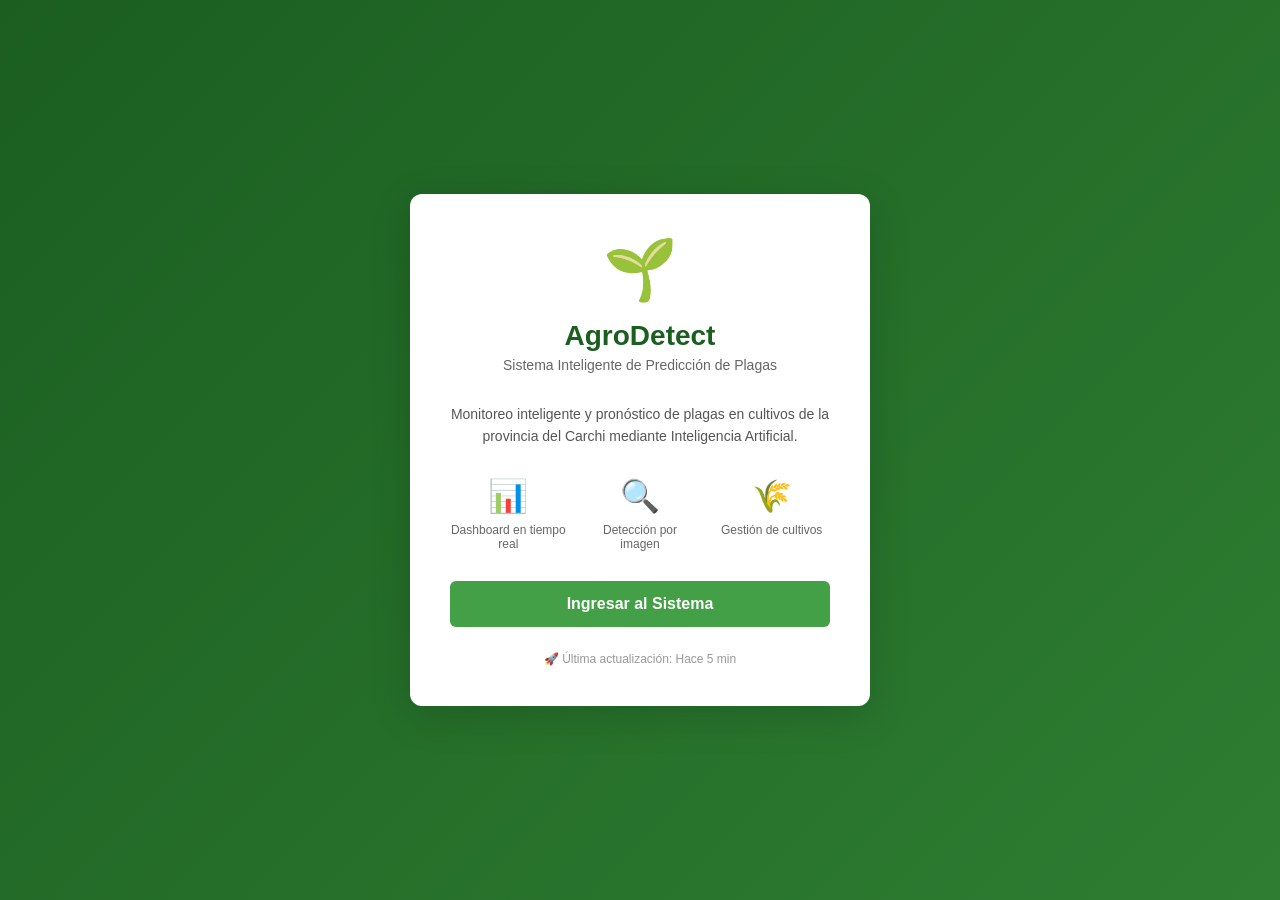
<file: index.html>
<!DOCTYPE html>
<html lang="es">
<head>
  <meta charset="UTF-8">
  <title>AgroDetect - Sistema de Detección de Plagas</title>
  <link rel="stylesheet" href="css/styles.css">
  <meta name="viewport" content="width=device-width, initial-scale=1.0">
</head>
<body class="login-page">

<div class="login-container">
  <div class="login-box">
    <div class="logo-section">
      <div class="logo">🌱</div>
      <h1>AgroDetect</h1>
      <p class="tagline">Sistema Inteligente de Predicción de Plagas</p>
    </div>

    <div class="description">
      <p>Monitoreo inteligente y pronóstico de plagas en cultivos de la provincia del Carchi mediante Inteligencia Artificial.</p>
    </div>

    <div class="features">
      <div class="feature-item">
        <span class="feature-icon">📊</span>
        <p>Dashboard en tiempo real</p>
      </div>
      <div class="feature-item">
        <span class="feature-icon">🔍</span>
        <p>Detección por imagen</p>
      </div>
      <div class="feature-item">
        <span class="feature-icon">🌾</span>
        <p>Gestión de cultivos</p>
      </div>
    </div>

    <a class="btn btn-large" href="dashboard.html">Ingresar al Sistema</a>
    
    <footer class="login-footer">
      <p>🚀 Última actualización: Hace 5 min</p>
    </footer>
  </div>
</div>

</body>
</html>
</file>
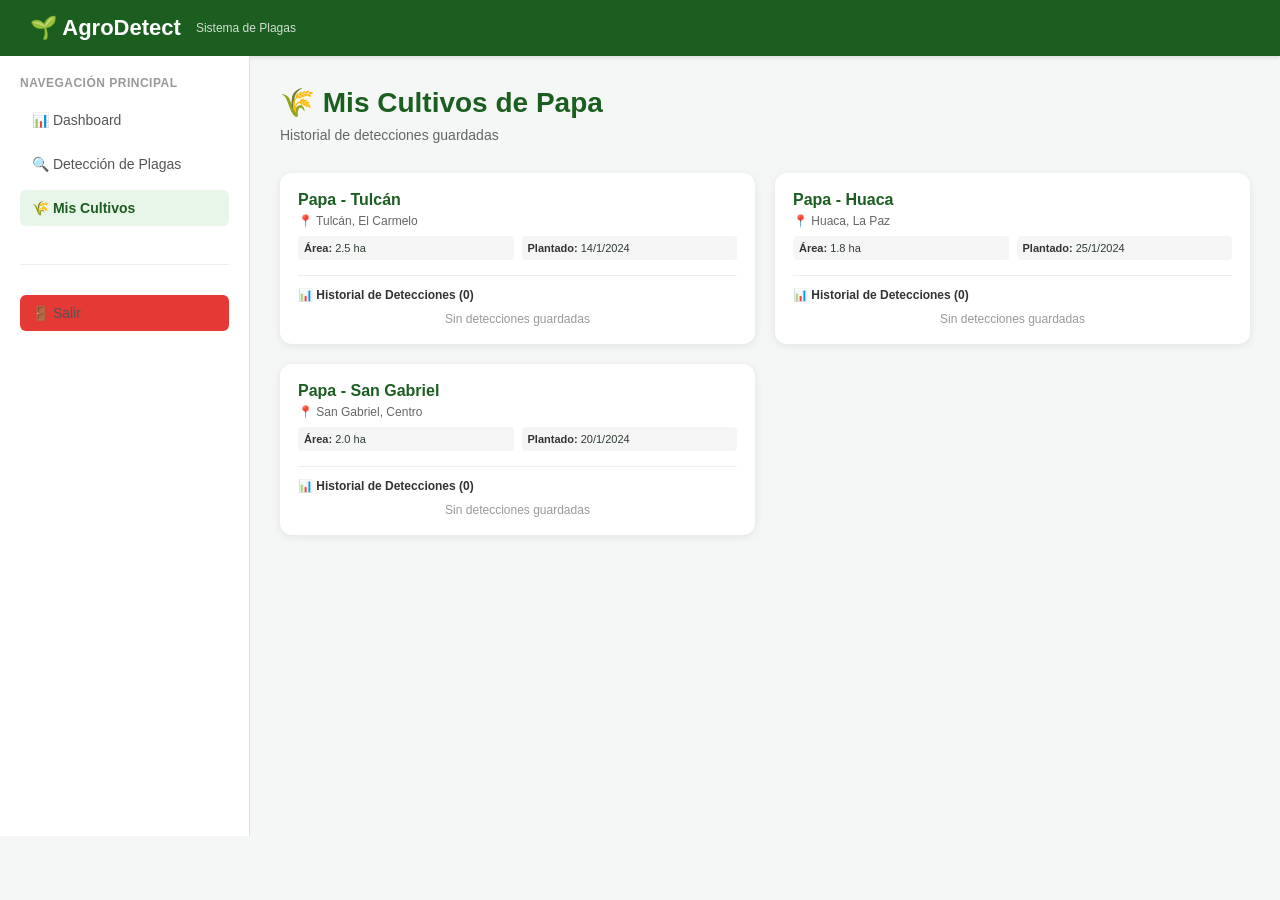
<file: cultivos.html>
<!DOCTYPE html>
<html lang="es">
<head>
  <meta charset="UTF-8">
  <title>Mis Cultivos</title>
  <link rel="stylesheet" href="css/styles.css">
  <meta name="viewport" content="width=device-width, initial-scale=1.0">
</head>
<body>

<header>
  <div class="header-content">
    <h1>🌱 AgroDetect</h1>
    <p>Sistema de Plagas</p>
  </div>
</header>

<div class="main-layout">
  <!-- SIDEBAR IZQUIERDO -->
  <aside class="sidebar">
    <nav class="sidebar-nav">
      <div class="nav-section">
        <h3>NAVEGACIÓN PRINCIPAL</h3>
        <ul>
          <li><a href="dashboard.html">📊 Dashboard</a></li>
          <li><a href="deteccion.html">🔍 Detección de Plagas</a></li>
          <li class="active"><a href="cultivos.html">🌾 Mis Cultivos</a></li>
        </ul>
      </div>

      <hr>

      <div class="nav-section">
        <a href="index.html" class="btn btn-logout">🚪 Salir</a>
      </div>
    </nav>
  </aside>

  <!-- CONTENIDO PRINCIPAL -->
  <main class="main-content">
    <div class="page-header">
      <h2>🌾 Mis Cultivos de Papa</h2>
      <p>Historial de detecciones guardadas</p>
    </div>

    <!-- CONTAINER DE CULTIVOS -->
    <div id="cultivos-container" style="display: grid; grid-template-columns: repeat(auto-fit, minmax(350px, 1fr)); gap: 20px;">
      <!-- Se cargan dinámicamente -->
    </div>
  </main>
</div>

<script src="js/app.js"></script>
<script>
// Definir cultivos
const cultivosList = [
  {
    id: 'papa-tulcan',
    nombre: 'Papa - Tulcán',
    canton: 'Tulcán',
    ubicacion: 'El Carmelo',
    area: '2.5 ha',
    plantado: '14/1/2024'
  },
  {
    id: 'papa-huaca',
    nombre: 'Papa - Huaca',
    canton: 'Huaca',
    ubicacion: 'La Paz',
    area: '1.8 ha',
    plantado: '25/1/2024'
  },
  {
    id: 'papa-sangabriel',
    nombre: 'Papa - San Gabriel',
    canton: 'San Gabriel',
    ubicacion: 'Centro',
    area: '2.0 ha',
    plantado: '20/1/2024'
  }
];

// Función para cargar detecciones de un cultivo
function cargarDeteccionesCultivo(cultivoId) {
  try {
    const key = `detecciones_${cultivoId}`;
    const stored = localStorage.getItem(key);
    return stored ? JSON.parse(stored) : [];
  } catch (e) {
    console.warn('Error al leer detecciones', e);
    return [];
  }
}

// Función para crear tarjeta de cultivo con historial
function crearTarjetaCultivoConHistorial(cultivo) {
  const detecciones = cargarDeteccionesCultivo(cultivo.id);
  
  let historicoHTML = '';
  if (detecciones.length === 0) {
    historicoHTML = '<p style="text-align: center; color: #999; font-size: 12px;">Sin detecciones guardadas</p>';
  } else {
    historicoHTML = `
      <div style="max-height: 250px; overflow-y: auto;">
        <ul style="list-style: none; padding: 0; margin: 0;">
          ${detecciones.slice().reverse().map((det, idx) => {
            const fecha = det.fecha || new Date(det.timestamp).toLocaleDateString('es-ES');
            const hora = det.hora || new Date(det.timestamp).toLocaleTimeString('es-ES', { hour: '2-digit', minute: '2-digit' });
            const colorClase = det.clase.includes('Lancha') ? '#c62828' : 
                              det.clase.includes('Babosa') ? '#7b1fa2' : '#388e3c';
            const bgColorClase = det.clase.includes('Lancha') ? '#ffebee' : 
                                det.clase.includes('Babosa') ? '#f3e5f5' : '#e8f5e9';
            
            return `
              <li style="padding: 12px; border-bottom: 1px solid #eee;">
                <div style="display: flex; justify-content: space-between; align-items: flex-start; margin-bottom: 8px;">
                  <div>
                    <strong style="color: ${colorClase}; font-size: 13px;">${det.clase}</strong><br>
                    <small style="color: #999;">📅 ${fecha} ${hora}</small>
                  </div>
                  <div style="background: ${bgColorClase}; color: ${colorClase}; padding: 4px 8px; border-radius: 4px; font-size: 10px; font-weight: 600; white-space: nowrap;">
                    ${det.clase === 'Lancha' ? '🦠' : det.clase === 'Babosa de la papa' ? '🐌' : '🟢'}
                  </div>
                </div>
                ${det.ubicacion ? `<p style="margin: 4px 0; font-size: 11px; color: #666;"><strong>📍 Ubicación:</strong> ${det.ubicacion}</p>` : ''}
                ${det.observaciones ? `<p style="margin: 4px 0; font-size: 11px; color: #666;"><strong>📝 Observaciones:</strong> ${det.observaciones}</p>` : ''}
                <small style="color: #aaa;">Confianza: ${(det.probability * 100).toFixed(0)}%</small>
              </li>
            `;
          }).join('')}
        </ul>
      </div>
    `;
  }
  
  return `
    <div style="background: white; border-radius: 12px; padding: 18px; box-shadow: 0 2px 8px rgba(0,0,0,0.08); transition: box-shadow 0.3s;">
      <div style="margin-bottom: 15px;">
        <h3 style="margin: 0 0 5px 0; color: #1b5e20; font-size: 16px;">${cultivo.nombre}</h3>
        <p style="margin: 0 0 8px 0; font-size: 12px; color: #666;">📍 ${cultivo.canton}, ${cultivo.ubicacion}</p>
        <div style="display: grid; grid-template-columns: 1fr 1fr; gap: 8px; font-size: 11px;">
          <div style="background: #f5f5f5; padding: 6px; border-radius: 4px;">
            <strong style="color: #333;">Área:</strong> ${cultivo.area}
          </div>
          <div style="background: #f5f5f5; padding: 6px; border-radius: 4px;">
            <strong style="color: #333;">Plantado:</strong> ${cultivo.plantado}
          </div>
        </div>
      </div>
      
      <div style="border-top: 1px solid #eee; padding-top: 12px;">
        <p style="margin: 0 0 10px 0; font-size: 12px; font-weight: 600; color: #333;">📊 Historial de Detecciones (${detecciones.length})</p>
        ${historicoHTML}
      </div>
      
      ${detecciones.length > 0 ? `
        <button onclick="limpiarDetecciones('${cultivo.id}')" style="width: 100%; margin-top: 12px; padding: 8px; background: #ffebee; color: #d32f2f; border: 1px solid #ffcdd2; border-radius: 4px; cursor: pointer; font-weight: 600; font-size: 12px; transition: background 0.3s;">
          🗑️ Limpiar historial
        </button>
      ` : ''}
    </div>
  `;
}

// Función para limpiar detecciones
function limpiarDetecciones(cultivoId) {
  if (confirm('¿Deseas eliminar el historial de detecciones de este cultivo?')) {
    try {
      const key = `detecciones_${cultivoId}`;
      localStorage.removeItem(key);
      cargarCultivos(); // Recargar
      
      // Mostrar mensaje
      const msg = document.createElement('div');
      msg.style.cssText = 'position: fixed; top: 20px; right: 20px; background: #43a047; color: white; padding: 12px 20px; border-radius: 6px; z-index: 9999; font-weight: 600;';
      msg.innerHTML = '✅ Historial eliminado';
      document.body.appendChild(msg);
      setTimeout(() => msg.remove(), 2500);
    } catch (e) {
      alert('Error: ' + e.message);
    }
  }
}

// Función para cargar todos los cultivos
function cargarCultivos() {
  const container = document.getElementById('cultivos-container');
  if (!container) return;
  
  container.innerHTML = cultivosList.map(crearTarjetaCultivoConHistorial).join('');
}

// Cargar al abrir la página
window.addEventListener('load', cargarCultivos);
</script>

</body>
</html>
</file>
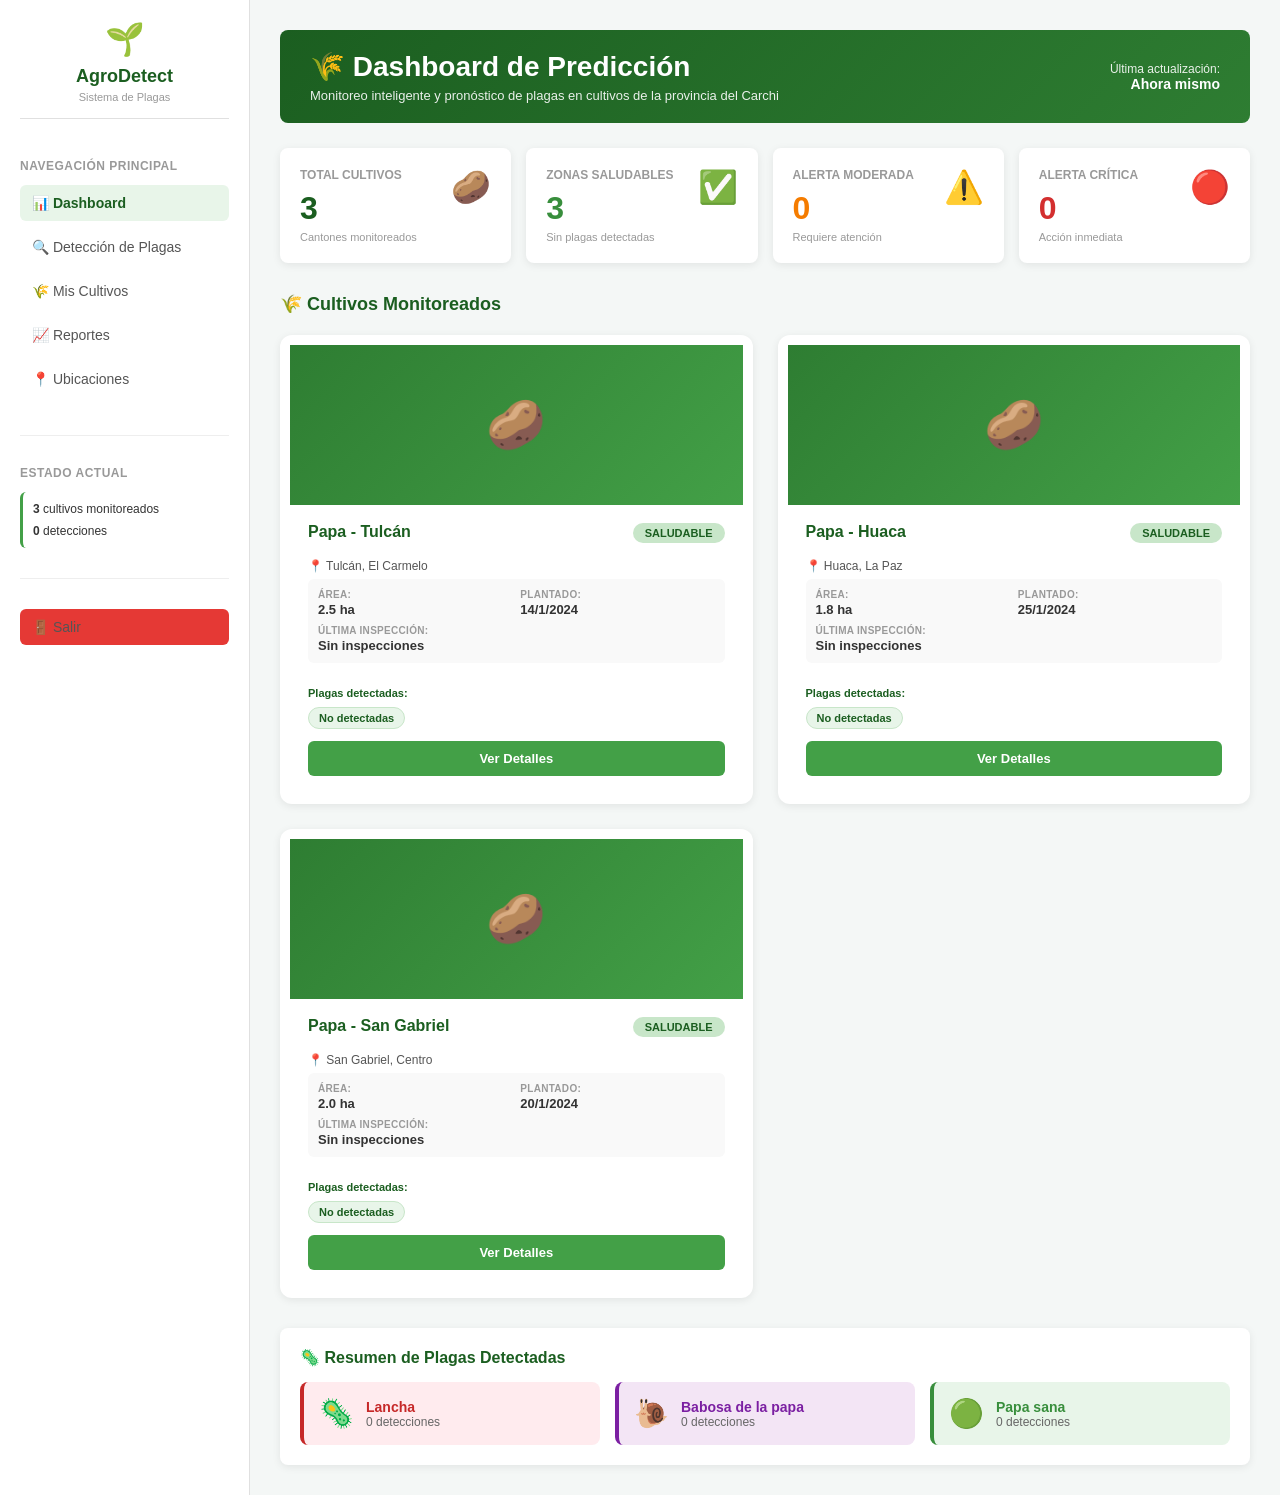
<file: dashboard.html>
<!DOCTYPE html>
<html lang="es">
<head>
  <meta charset="UTF-8">
  <title>Dashboard - AgroDetect</title>
  <link rel="stylesheet" href="css/styles.css">
  <meta name="viewport" content="width=device-width, initial-scale=1.0">
</head>
<body>

<div class="main-layout">
  <!-- SIDEBAR IZQUIERDO -->
  <aside class="sidebar">
    <nav class="sidebar-nav">
      <div style="margin-bottom: 20px; text-align: center; padding-bottom: 15px; border-bottom: 1px solid #e0e0e0;">
        <div style="font-size: 32px; margin-bottom: 8px;">🌱</div>
        <h2 style="margin: 0; color: #1b5e20; font-size: 18px;">AgroDetect</h2>
        <p style="margin: 4px 0 0 0; color: #999; font-size: 11px;">Sistema de Plagas</p>
      </div>

      <div class="nav-section">
        <h3>NAVEGACIÓN PRINCIPAL</h3>
        <ul>
          <li class="active"><a href="dashboard.html">📊 Dashboard</a></li>
          <li><a href="deteccion.html">🔍 Detección de Plagas</a></li>
          <li><a href="cultivos.html">🌾 Mis Cultivos</a></li>
          <li><a href="#">📈 Reportes</a></li>
          <li><a href="#">📍 Ubicaciones</a></li>
        </ul>
      </div>

      <hr>

      <div class="nav-section">
        <h3>ESTADO ACTUAL</h3>
        <div class="status-card">
          <p style="margin: 0 0 8px 0; font-size: 12px; color: #333;">
            <strong id="total-cultivos">0</strong> cultivos monitoreados
          </p>
          <p style="margin: 0; font-size: 12px; color: #333;">
            <strong id="total-detecciones">0</strong> detecciones
          </p>
        </div>
      </div>

      <hr>

      <div class="nav-section">
        <a href="index.html" class="btn btn-logout">🚪 Salir</a>
      </div>
    </nav>
  </aside>

  <!-- CONTENIDO PRINCIPAL -->
  <main class="main-content">
    <!-- HEADER DEL DASHBOARD -->
    <div style="background: linear-gradient(135deg, #1b5e20 0%, #2e7d32 100%); color: white; padding: 20px 30px; border-radius: 8px; margin-bottom: 25px; display: flex; justify-content: space-between; align-items: center;">
      <div>
        <h1 style="margin: 0 0 5px 0; font-size: 28px;">🌾 Dashboard de Predicción</h1>
        <p style="margin: 0; font-size: 13px; opacity: 0.9;">Monitoreo inteligente y pronóstico de plagas en cultivos de la provincia del Carchi</p>
      </div>
      <div style="text-align: right;">
        <p style="margin: 0; font-size: 12px; opacity: 0.9;">Última actualización:</p>
        <p style="margin: 0; font-size: 14px; font-weight: 600;" id="ultima-actualizacion">Hace 1 min</p>
      </div>
    </div>

    <!-- RESUMEN DE ESTADÍSTICAS -->
    <div style="display: grid; grid-template-columns: repeat(auto-fit, minmax(200px, 1fr)); gap: 15px; margin-bottom: 30px;">
      <div style="background: white; border-radius: 8px; padding: 20px; box-shadow: 0 2px 8px rgba(0,0,0,0.08);">
        <div style="display: flex; justify-content: space-between; align-items: flex-start;">
          <div>
            <p style="margin: 0 0 8px 0; color: #999; font-size: 12px; text-transform: uppercase; font-weight: 600;">Total Cultivos</p>
            <p style="margin: 0; font-size: 32px; font-weight: 700; color: #1b5e20;" id="stat-total">0</p>
            <p style="margin: 4px 0 0 0; color: #999; font-size: 11px;">Cantones monitoreados</p>
          </div>
          <div style="font-size: 32px;">🥔</div>
        </div>
      </div>

      <div style="background: white; border-radius: 8px; padding: 20px; box-shadow: 0 2px 8px rgba(0,0,0,0.08);">
        <div style="display: flex; justify-content: space-between; align-items: flex-start;">
          <div>
            <p style="margin: 0 0 8px 0; color: #999; font-size: 12px; text-transform: uppercase; font-weight: 600;">Zonas Saludables</p>
            <p style="margin: 0; font-size: 32px; font-weight: 700; color: #388e3c;" id="stat-saludables">0</p>
            <p style="margin: 4px 0 0 0; color: #999; font-size: 11px;">Sin plagas detectadas</p>
          </div>
          <div style="font-size: 32px;">✅</div>
        </div>
      </div>

      <div style="background: white; border-radius: 8px; padding: 20px; box-shadow: 0 2px 8px rgba(0,0,0,0.08);">
        <div style="display: flex; justify-content: space-between; align-items: flex-start;">
          <div>
            <p style="margin: 0 0 8px 0; color: #999; font-size: 12px; text-transform: uppercase; font-weight: 600;">Alerta Moderada</p>
            <p style="margin: 0; font-size: 32px; font-weight: 700; color: #f57c00;" id="stat-alerta-mod">0</p>
            <p style="margin: 4px 0 0 0; color: #999; font-size: 11px;">Requiere atención</p>
          </div>
          <div style="font-size: 32px;">⚠️</div>
        </div>
      </div>

      <div style="background: white; border-radius: 8px; padding: 20px; box-shadow: 0 2px 8px rgba(0,0,0,0.08);">
        <div style="display: flex; justify-content: space-between; align-items: flex-start;">
          <div>
            <p style="margin: 0 0 8px 0; color: #999; font-size: 12px; text-transform: uppercase; font-weight: 600;">Alerta Crítica</p>
            <p style="margin: 0; font-size: 32px; font-weight: 700; color: #d32f2f;" id="stat-alerta-cri">0</p>
            <p style="margin: 4px 0 0 0; color: #999; font-size: 11px;">Acción inmediata</p>
          </div>
          <div style="font-size: 32px;">🔴</div>
        </div>
      </div>
    </div>

    <!-- CULTIVOS MONITOREADOS -->
    <div style="margin-bottom: 30px;">
      <h2 style="color: #1b5e20; margin-bottom: 15px; font-size: 18px;">🌾 Cultivos Monitoreados</h2>
      <div class="cultivos-grid" id="cultivosGrid">
        <!-- Tarjetas de cultivos se cargan dinámicamente -->
      </div>
    </div>

    <!-- RESUMEN DE PLAGAS -->
    <div style="background: white; border-radius: 8px; padding: 20px; box-shadow: 0 2px 8px rgba(0,0,0,0.08);">
      <h3 style="margin: 0 0 15px 0; color: #1b5e20; font-size: 16px;">🦠 Resumen de Plagas Detectadas</h3>
      <div id="plagas-resumen" style="display: grid; grid-template-columns: repeat(auto-fit, minmax(250px, 1fr)); gap: 15px;">
        <!-- Se carga dinámicamente -->
      </div>
    </div>
  </main>
</div>

<script src="js/app.js"></script>
<script>
// Definir cultivos de papa en los tres cantones
const cultivos = [
  {
    id: 'papa-tulcan',
    nombre: 'Papa - Tulcán',
    canton: 'Tulcán',
    ubicacion: 'El Carmelo',
    area: '2.5 ha',
    fechaPlantado: '14/1/2024',
    icon: '🥔'
  },
  {
    id: 'papa-huaca',
    nombre: 'Papa - Huaca',
    canton: 'Huaca',
    ubicacion: 'La Paz',
    area: '1.8 ha',
    fechaPlantado: '25/1/2024',
    icon: '🥔'
  },
  {
    id: 'papa-sangabriel',
    nombre: 'Papa - San Gabriel',
    canton: 'San Gabriel',
    ubicacion: 'Centro',
    area: '2.0 ha',
    fechaPlantado: '20/1/2024',
    icon: '🥔'
  }
];

// Función para obtener el estado basado en detecciones
function obtenerEstado(detecciones) {
  if (!detecciones || detecciones.length === 0) {
    return { badge: 'saludable', texto: 'Saludable', icon: '' };
  }
  
  const tienelancha = detecciones.some(d => d.nombreCientifico && d.nombreCientifico.includes('Phytophthora'));
  const tieneBabosa = detecciones.some(d => d.nombreCientifico && d.nombreCientifico.includes('Deroceras'));
  
  if (tienelancha) {
    return { badge: 'critica', texto: 'Crítica', icon: '🔴' };
  }
  
  if (tieneBabosa) {
    return { badge: 'alerta', texto: 'Alerta', icon: '⚠️' };
  }
  
  return { badge: 'saludable', texto: 'Saludable', icon: '' };
}

// Función para crear HTML de una tarjeta
function crearTarjetaCultivo(cultivo) {
  const detecciones = obtenerDetecciones(cultivo.id);
  const estado = obtenerEstado(detecciones);
  
  // Obtener fecha de última inspección
  let ultimaInspeccion = 'Sin inspecciones';
  if (detecciones && detecciones.length > 0) {
    const ultima = detecciones[detecciones.length - 1];
    ultimaInspeccion = ultima.fecha || new Date(ultima.timestamp).toLocaleDateString('es-ES');
  }
  
  // Renderizar plagas detectadas
  let plagsHTML = '';
  if (!detecciones || detecciones.length === 0) {
    plagsHTML = '<span class="plaga-badge">No detectadas</span>';
  } else {
    const plagasUniques = [...new Set(detecciones.map(d => d.clase))];
    plagsHTML = plagasUniques.map(plaga => {
      if (plaga.includes('Lancha') || plaga.includes('Tizón')) {
        return '<span class="plaga-badge lancha">Lancha</span>';
      } else if (plaga.includes('Babosa') || plaga.includes('Deroceras')) {
        return '<span class="plaga-badge babosa">Babosa</span>';
      }
      return '';
    }).join('');
  }
  
  return `
    <div class="cultivo-card">
      <div class="cultivo-imagen" style="background: linear-gradient(135deg, #2e7d32, #43a047); display: flex; align-items: center; justify-content: center; color: white; font-size: 48px;">
        ${cultivo.icon}
      </div>
      <div class="cultivo-info">
        <div class="cultivo-header">
          <h3>${cultivo.nombre}</h3>
          <span class="estado-badge ${estado.badge}">${estado.texto}</span>
        </div>
        <p class="cultivo-ubicacion">📍 ${cultivo.canton}, ${cultivo.ubicacion}</p>
        
        <div class="cultivo-detalles">
          <div class="detalle-item">
            <span class="label">Área:</span>
            <span class="valor">${cultivo.area}</span>
          </div>
          <div class="detalle-item">
            <span class="label">Plantado:</span>
            <span class="valor">${cultivo.fechaPlantado}</span>
          </div>
          <div class="detalle-item">
            <span class="label">Última inspección:</span>
            <span class="valor">${ultimaInspeccion}</span>
          </div>
        </div>

        <div class="plagas-detectadas">
          <p style="margin: 0 0 8px 0; font-size: 11px; font-weight: 600; color: ${estado.badge === 'saludable' ? '#1b5e20' : '#d32f2f'};">
            ${estado.icon} Plagas detectadas:
          </p>
          <div style="display: flex; gap: 6px; flex-wrap: wrap;">
            ${plagsHTML}
          </div>
        </div>

        <a href="detalles-cultivo.html?cultivo=${cultivo.id}" class="btn btn-card">Ver Detalles</a>
      </div>
    </div>
  `;
}

// Función para cargar el dashboard
function cargarDashboard() {
  const grid = document.getElementById('cultivosGrid');
  grid.innerHTML = cultivos.map(crearTarjetaCultivo).join('');
  
  // Actualizar estadísticas
  actualizarEstadisticas();
  actualizarResumenPlagas();
  actualizarUltimaActualizacion();
}

// Función para actualizar estadísticas
function actualizarEstadisticas() {
  let totalCultivos = cultivos.length;
  let saludables = 0;
  let alertaModerada = 0;
  let alertaCritica = 0;
  let totalDetecciones = 0;

  cultivos.forEach(cultivo => {
    const detecciones = obtenerDetecciones(cultivo.id);
    totalDetecciones += detecciones.length;
    const estado = obtenerEstado(detecciones);
    
    if (estado.badge === 'saludable') saludables++;
    else if (estado.badge === 'alerta') alertaModerada++;
    else if (estado.badge === 'critica') alertaCritica++;
  });

  document.getElementById('stat-total').textContent = totalCultivos;
  document.getElementById('stat-saludables').textContent = saludables;
  document.getElementById('stat-alerta-mod').textContent = alertaModerada;
  document.getElementById('stat-alerta-cri').textContent = alertaCritica;
  document.getElementById('total-cultivos').textContent = totalCultivos;
  document.getElementById('total-detecciones').textContent = totalDetecciones;
}

// Función para actualizar resumen de plagas
function actualizarResumenPlagas() {
  const plagas = {
    'Lancha': { count: 0, icon: '🦠', color: '#c62828', bg: '#ffebee' },
    'Babosa de la papa': { count: 0, icon: '🐌', color: '#7b1fa2', bg: '#f3e5f5' },
    'Papa sana': { count: 0, icon: '🟢', color: '#388e3c', bg: '#e8f5e9' }
  };

  cultivos.forEach(cultivo => {
    const detecciones = obtenerDetecciones(cultivo.id);
    detecciones.forEach(det => {
      if (det.clase in plagas) {
        plagas[det.clase].count++;
      }
    });
  });

  const resumenHTML = Object.entries(plagas).map(([nombre, data]) => {
    const porcentaje = data.count > 0 ? ((data.count / cultivos.length) * 100).toFixed(0) : '0';
    return `
      <div style="background: ${data.bg}; border-radius: 8px; padding: 15px; border-left: 4px solid ${data.color};">
        <div style="display: flex; align-items: center; gap: 12px;">
          <div style="font-size: 28px;">${data.icon}</div>
          <div>
            <p style="margin: 0; color: ${data.color}; font-weight: 600; font-size: 14px;">${nombre}</p>
            <p style="margin: 0; color: #666; font-size: 12px;">${data.count} detecciones</p>
          </div>
        </div>
      </div>
    `;
  }).join('');

  document.getElementById('plagas-resumen').innerHTML = resumenHTML;
}

// Función para actualizar la hora de última actualización
function actualizarUltimaActualizacion() {
  const ahora = new Date();
  let texto = 'Ahora mismo';
  
  const elementoTiempo = document.getElementById('ultima-actualizacion');
  if (elementoTiempo) {
    elementoTiempo.textContent = texto;
  }
}

// Cargar al abrir la página
window.addEventListener('load', cargarDashboard);

// Actualizar cada 30 segundos
setInterval(cargarDashboard, 30000);
</script>

</body>
</html>
</file>
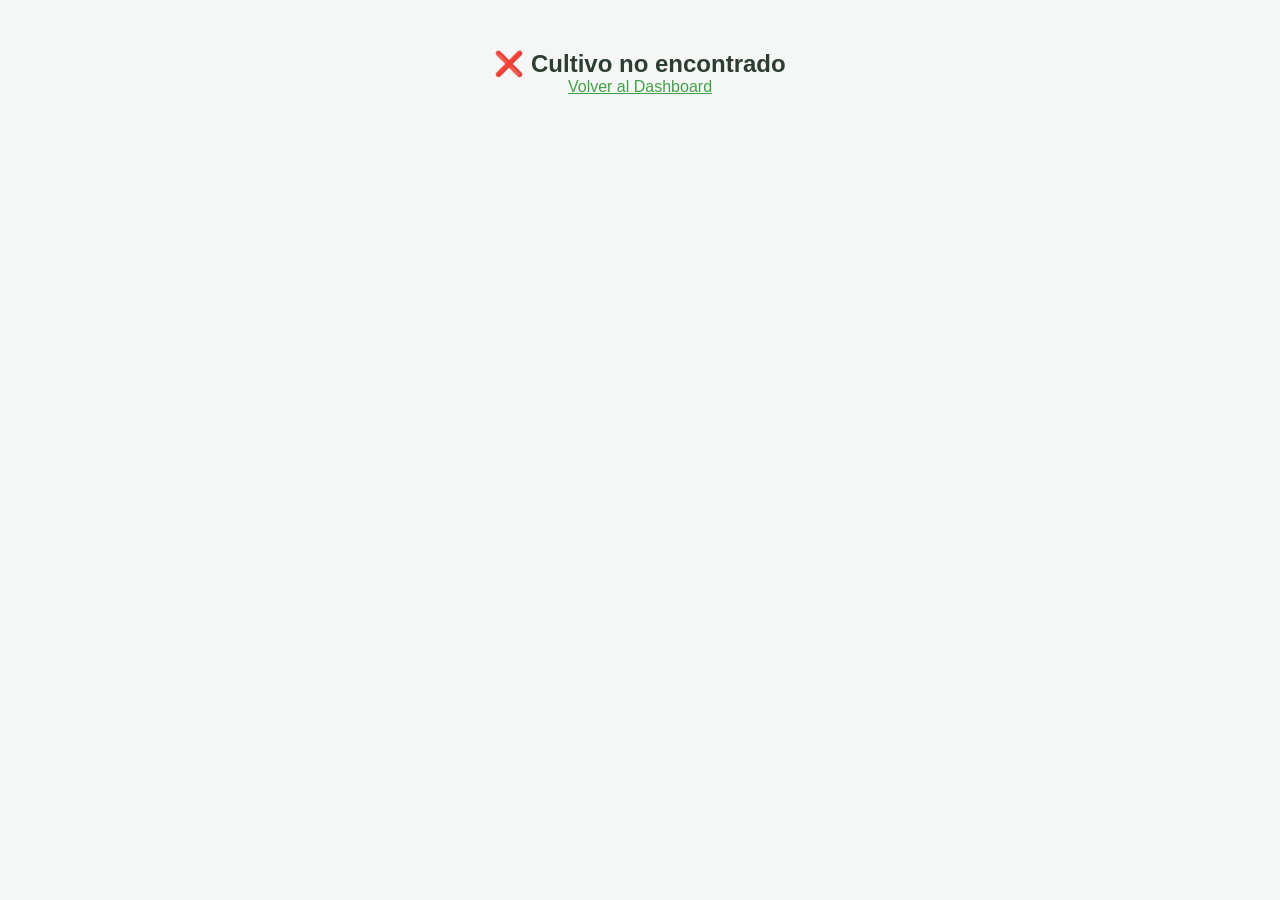
<file: detalles-cultivo.html>
<!DOCTYPE html>
<html lang="es">
<head>
  <meta charset="UTF-8">
  <title>Detalles del Cultivo - AgroDetect</title>
  <link rel="stylesheet" href="css/styles.css">
  <meta name="viewport" content="width=device-width, initial-scale=1.0">
</head>
<body>

<header>
  <div class="header-content">
    <h1>🌱 AgroDetect</h1>
    <p>Sistema de Plagas</p>
  </div>
</header>

<div class="main-layout">
  <!-- SIDEBAR IZQUIERDO -->
  <aside class="sidebar">
    <nav class="sidebar-nav">
      <div class="nav-section">
        <h3>NAVEGACIÓN PRINCIPAL</h3>
        <ul>
          <li><a href="dashboard.html">📊 Dashboard</a></li>
          <li><a href="deteccion.html">🔍 Detección de Plagas</a></li>
          <li class="active"><a href="cultivos.html">🌾 Mis Cultivos</a></li>
        </ul>
      </div>

      <hr>

      <div class="nav-section cultivo-info" id="sidebar-cultivo-info">
        <!-- Se carga dinámicamente -->
      </div>

      <hr>

      <div class="nav-section">
        <a href="dashboard.html" class="btn btn-logout">← Volver al Dashboard</a>
      </div>
    </nav>
  </aside>

  <!-- CONTENIDO PRINCIPAL -->
  <main class="main-content">
    <!-- INFORMACIÓN DEL CULTIVO -->
    <div id="cultivo-header" style="background: linear-gradient(135deg, #2e7d32, #43a047); color: white; padding: 25px; border-radius: 12px; margin-bottom: 25px;">
      <!-- Se carga dinámicamente -->
    </div>

    <!-- CONTROLES -->
    <div style="display: flex; gap: 10px; margin-bottom: 20px; flex-wrap: wrap;">
      <button onclick="exportarDatos()" style="padding: 10px 20px; background: #43a047; color: white; border: none; border-radius: 6px; cursor: pointer; font-weight: 600; font-size: 13px; transition: background 0.3s;">
        📥 Exportar Datos (JSON)
      </button>
      <button onclick="exportarCSV()" style="padding: 10px 20px; background: #2196F3; color: white; border: none; border-radius: 6px; cursor: pointer; font-weight: 600; font-size: 13px; transition: background 0.3s;">
        📊 Exportar CSV
      </button>
      <button onclick="limpiarHistorial()" style="padding: 10px 20px; background: #f44336; color: white; border: none; border-radius: 6px; cursor: pointer; font-weight: 600; font-size: 13px; transition: background 0.3s;">
        🗑️ Limpiar Historial
      </button>
    </div>

    <!-- HISTORIAL DE DETECCIONES -->
    <div style="background: white; border-radius: 12px; padding: 25px; box-shadow: 0 2px 8px rgba(0,0,0,0.08);">
      <h2 style="margin: 0 0 20px 0; color: #1b5e20; font-size: 18px;">📊 Historial Completo de Detecciones</h2>
      
      <div id="detecciones-lista" style="display: flex; flex-direction: column; gap: 15px;">
        <!-- Se carga dinámicamente -->
      </div>
    </div>
  </main>
</div>

<script src="js/app.js"></script>
<script>
// Definir cultivos
const cultivosInfo = {
  'papa-tulcan': {
    nombre: 'Papa - Tulcán',
    canton: 'Tulcán',
    ubicacion: 'El Carmelo',
    area: '2.5 ha',
    plantado: '14/1/2024'
  },
  'papa-huaca': {
    nombre: 'Papa - Huaca',
    canton: 'Huaca',
    ubicacion: 'La Paz',
    area: '1.8 ha',
    plantado: '25/1/2024'
  },
  'papa-sangabriel': {
    nombre: 'Papa - San Gabriel',
    canton: 'San Gabriel',
    ubicacion: 'Centro',
    area: '2.0 ha',
    plantado: '20/1/2024'
  }
};

// Obtener cultivo de URL
function obtenerCultivoDelURL() {
  const params = new URLSearchParams(window.location.search);
  return params.get('cultivo') || null;
}

// Cargar detecciones de un cultivo
function cargarDetecciones(cultivoId) {
  try {
    const key = `detecciones_${cultivoId}`;
    const stored = localStorage.getItem(key);
    return stored ? JSON.parse(stored) : [];
  } catch (e) {
    console.warn('Error al leer detecciones', e);
    return [];
  }
}

// Cargar la página de detalles
function cargarDetallesCultivo() {
  const cultivoId = obtenerCultivoDelURL();
  
  if (!cultivoId || !cultivosInfo[cultivoId]) {
    document.body.innerHTML = '<div style="padding: 50px; text-align: center;"><h2>❌ Cultivo no encontrado</h2><a href="dashboard.html" style="color: #43a047;">Volver al Dashboard</a></div>';
    return;
  }

  const cultivo = cultivosInfo[cultivoId];
  const detecciones = cargarDetecciones(cultivoId);

  // Cargar encabezado del cultivo
  const headerHTML = `
    <div style="display: flex; justify-content: space-between; align-items: flex-start;">
      <div>
        <h1 style="margin: 0 0 8px 0; font-size: 28px;">🥔 ${cultivo.nombre}</h1>
        <p style="margin: 0; font-size: 14px; opacity: 0.95;">📍 ${cultivo.canton}, ${cultivo.ubicacion}</p>
      </div>
      <div style="text-align: right;">
        <p style="margin: 0 0 5px 0; font-size: 12px; opacity: 0.9;">Estado General:</p>
        <p style="margin: 0; font-size: 16px; font-weight: 600;">
          ${detecciones.length === 0 ? '✅ Saludable' : '⚠️ Monitoreado'}
        </p>
      </div>
    </div>
    
    <div style="display: grid; grid-template-columns: repeat(auto-fit, minmax(150px, 1fr)); gap: 15px; margin-top: 20px;">
      <div style="background: rgba(255,255,255,0.1); padding: 15px; border-radius: 8px;">
        <p style="margin: 0 0 5px 0; font-size: 12px; opacity: 0.9;">Área</p>
        <p style="margin: 0; font-size: 18px; font-weight: 600;">${cultivo.area}</p>
      </div>
      <div style="background: rgba(255,255,255,0.1); padding: 15px; border-radius: 8px;">
        <p style="margin: 0 0 5px 0; font-size: 12px; opacity: 0.9;">Plantado</p>
        <p style="margin: 0; font-size: 18px; font-weight: 600;">${cultivo.plantado}</p>
      </div>
      <div style="background: rgba(255,255,255,0.1); padding: 15px; border-radius: 8px;">
        <p style="margin: 0 0 5px 0; font-size: 12px; opacity: 0.9;">Total Inspecciones</p>
        <p style="margin: 0; font-size: 18px; font-weight: 600;">${detecciones.length}</p>
      </div>
    </div>
  `;
  
  document.getElementById('cultivo-header').innerHTML = headerHTML;

  // Cargar info en sidebar
  const sidebarHTML = `
    <h3>🥔 ${cultivo.nombre}</h3>
    <div class="cultivo-description">
      <p style="margin: 6px 0; font-size: 11px;">
        <strong>📍 ${cultivo.canton}</strong><br>
        <strong>📏 Área:</strong> ${cultivo.area}<br>
        <strong>🌱 Plantado:</strong> ${cultivo.plantado}<br>
        <strong>📊 Detecciones:</strong> ${detecciones.length}
      </p>
    </div>
  `;
  
  document.getElementById('sidebar-cultivo-info').innerHTML = sidebarHTML;

  // Cargar historial de detecciones
  if (detecciones.length === 0) {
    document.getElementById('detecciones-lista').innerHTML = `
      <div style="text-align: center; padding: 40px 20px; color: #999;">
        <p style="font-size: 48px; margin: 0 0 10px 0;">📭</p>
        <p style="font-size: 14px; margin: 0;">Sin detecciones guardadas aún</p>
        <p style="font-size: 12px; margin: 8px 0 0 0; color: #bbb;">
          Ve a <strong>Detección de Plagas</strong> para comenzar a analizar este cultivo
        </p>
      </div>
    `;
  } else {
    const deteccionesHTML = detecciones.slice().reverse().map((det, idx) => {
      const fecha = det.fecha || new Date(det.timestamp).toLocaleDateString('es-ES');
      const hora = det.hora || new Date(det.timestamp).toLocaleTimeString('es-ES', { hour: '2-digit', minute: '2-digit' });
      
      const colorClase = det.clase.includes('Lancha') ? '#c62828' : 
                        det.clase.includes('Babosa') ? '#7b1fa2' : '#388e3c';
      const bgColorClase = det.clase.includes('Lancha') ? '#ffebee' : 
                          det.clase.includes('Babosa') ? '#f3e5f5' : '#e8f5e9';
      
      const icon = det.clase.includes('Lancha') ? '🦠' : 
                   det.clase.includes('Babosa') ? '🐌' : '🟢';
      
      return `
        <div style="border: 1px solid #e0e0e0; border-radius: 8px; padding: 18px; background: ${bgColorClase}; border-left: 4px solid ${colorClase};">
          <div style="display: flex; justify-content: space-between; align-items: flex-start; margin-bottom: 12px;">
            <div>
              <div style="font-size: 20px; margin-bottom: 8px;">${icon}</div>
              <h3 style="margin: 0; color: ${colorClase}; font-size: 16px;">${det.clase}</h3>
              <p style="margin: 4px 0 0 0; color: #666; font-size: 12px;">
                ${det.nombreCientifico || 'Detección automática'}
              </p>
            </div>
            <div style="text-align: right;">
              <p style="margin: 0; background: white; color: ${colorClase}; padding: 6px 12px; border-radius: 20px; font-size: 12px; font-weight: 600;">
                ${(det.probability * 100).toFixed(0)}% confianza
              </p>
            </div>
          </div>
          
          <div style="display: grid; grid-template-columns: 1fr 1fr; gap: 12px; margin-bottom: 12px;">
            <div>
              <p style="margin: 0 0 4px 0; font-size: 11px; color: #666; font-weight: 600; text-transform: uppercase;">📅 Fecha y Hora</p>
              <p style="margin: 0; font-size: 13px; color: #333; font-weight: 600;">${fecha} ${hora}</p>
            </div>
            ${det.ubicacion ? `
              <div>
                <p style="margin: 0 0 4px 0; font-size: 11px; color: #666; font-weight: 600; text-transform: uppercase;">📍 Ubicación</p>
                <p style="margin: 0; font-size: 13px; color: #333;">${det.ubicacion}</p>
              </div>
            ` : ''}
          </div>

          ${det.observaciones ? `
            <div style="margin-bottom: 12px;">
              <p style="margin: 0 0 6px 0; font-size: 11px; color: #666; font-weight: 600; text-transform: uppercase;">📝 Observaciones</p>
              <p style="margin: 0; font-size: 13px; color: #333; line-height: 1.6; background: white; padding: 10px; border-radius: 6px;">
                ${det.observaciones}
              </p>
            </div>
          ` : ''}

          <div style="font-size: 11px; color: #999; padding-top: 10px; border-top: 1px solid ${colorClase}33;">
            Detección #${detecciones.length - idx}
          </div>
        </div>
      `;
    }).join('');

    document.getElementById('detecciones-lista').innerHTML = deteccionesHTML;
  }
}

// Exportar datos en JSON
function exportarDatos() {
  const cultivoId = obtenerCultivoDelURL();
  const cultivo = cultivosInfo[cultivoId];
  const detecciones = cargarDetecciones(cultivoId);

  const datos = {
    cultivo: cultivo,
    totalDetecciones: detecciones.length,
    detecciones: detecciones,
    exportadoEn: new Date().toISOString()
  };

  const blob = new Blob([JSON.stringify(datos, null, 2)], { type: 'application/json' });
  const url = URL.createObjectURL(blob);
  const a = document.createElement('a');
  a.href = url;
  a.download = `${cultivoId}-detecciones.json`;
  document.body.appendChild(a);
  a.click();
  document.body.removeChild(a);
  URL.revokeObjectURL(url);

  mostrarMensaje('✅ Datos exportados en JSON');
}

// Exportar datos en CSV
function exportarCSV() {
  const cultivoId = obtenerCultivoDelURL();
  const cultivo = cultivosInfo[cultivoId];
  const detecciones = cargarDetecciones(cultivoId);

  let csv = 'Cultivo,Fecha,Hora,Plaga,Confianza (%),Ubicación,Observaciones,Nombre Científico\n';
  
  detecciones.forEach(det => {
    const fecha = det.fecha || new Date(det.timestamp).toLocaleDateString('es-ES');
    const hora = det.hora || new Date(det.timestamp).toLocaleTimeString('es-ES', { hour: '2-digit', minute: '2-digit' });
    const confianza = (det.probability * 100).toFixed(0);
    const ubicacion = det.ubicacion || '';
    const observaciones = (det.observaciones || '').replace(/"/g, '""');
    const nombreCientifico = det.nombreCientifico || '';

    csv += `"${cultivo.nombre}","${fecha}","${hora}","${det.clase}",${confianza},"${ubicacion}","${observaciones}","${nombreCientifico}"\n`;
  });

  const blob = new Blob([csv], { type: 'text/csv;charset=utf-8;' });
  const url = URL.createObjectURL(blob);
  const a = document.createElement('a');
  a.href = url;
  a.download = `${cultivoId}-detecciones.csv`;
  document.body.appendChild(a);
  a.click();
  document.body.removeChild(a);
  URL.revokeObjectURL(url);

  mostrarMensaje('✅ Datos exportados en CSV');
}

// Limpiar historial
function limpiarHistorial() {
  const cultivoId = obtenerCultivoDelURL();
  
  if (!confirm('¿Seguro que deseas eliminar TODAS las detecciones de este cultivo? Esta acción no se puede deshacer.')) {
    return;
  }

  try {
    const key = `detecciones_${cultivoId}`;
    localStorage.removeItem(key);
    mostrarMensaje('✅ Historial eliminado');
    
    setTimeout(() => {
      cargarDetallesCultivo();
    }, 1500);
  } catch (e) {
    mostrarMensaje('❌ Error al eliminar: ' + e.message);
  }
}

// Mostrar mensaje flotante
function mostrarMensaje(texto) {
  const msg = document.createElement('div');
  msg.style.cssText = 'position: fixed; top: 20px; right: 20px; background: #43a047; color: white; padding: 12px 20px; border-radius: 6px; z-index: 9999; font-weight: 600; animation: slideIn 0.3s ease-out;';
  msg.innerHTML = texto;
  document.body.appendChild(msg);
  
  setTimeout(() => {
    msg.remove();
  }, 3000);
}

// Cargar al abrir la página
window.addEventListener('load', cargarDetallesCultivo);
</script>

</body>
</html>
</file>
<file: css/styles.css>
* {
  margin: 0;
  padding: 0;
  box-sizing: border-box;
}

body {
  font-family: -apple-system, BlinkMacSystemFont, 'Segoe UI', Roboto, 'Helvetica Neue', Arial, sans-serif;
  background: #f4f7f6;
  color: #2e3d32;
}

/* LOGIN PAGE */
.login-page {
  background: linear-gradient(135deg, #1b5e20 0%, #2e7d32 100%);
  min-height: 100vh;
  display: flex;
  justify-content: center;
  align-items: center;
}

.login-container {
  width: 100%;
  max-width: 500px;
  padding: 20px;
}

.login-box {
  background: white;
  border-radius: 12px;
  padding: 40px;
  box-shadow: 0 10px 40px rgba(0, 0, 0, 0.15);
}

.logo-section {
  text-align: center;
  margin-bottom: 30px;
}

.logo {
  font-size: 60px;
  margin-bottom: 15px;
}

.logo-section h1 {
  color: #1b5e20;
  font-size: 28px;
  font-weight: 700;
  margin-bottom: 5px;
}

.tagline {
  color: #666;
  font-size: 14px;
  font-weight: 500;
  margin: 0;
}

.description {
  text-align: center;
  margin: 25px 0;
  color: #555;
  font-size: 14px;
  line-height: 1.6;
}

.features {
  display: flex;
  justify-content: space-around;
  margin: 30px 0;
  gap: 15px;
  flex-wrap: wrap;
}

.feature-item {
  text-align: center;
  flex: 1;
  min-width: 100px;
}

.feature-icon {
  font-size: 32px;
  display: block;
  margin-bottom: 8px;
}

.feature-item p {
  font-size: 12px;
  color: #666;
  margin: 0;
}

/* HEADER */
header {
  background: #1b5e20;
  color: white;
  padding: 20px 15px;
  text-align: center;
  box-shadow: 0 2px 4px rgba(0, 0, 0, 0.1);
}

header h1 {
  font-size: 24px;
  font-weight: 700;
  margin: 0;
}

/* CONTAINER */
.container {
  padding: 20px;
  max-width: 1200px;
  margin: 0 auto;
}

/* MENU */
.menu {
  background: #2e7d32;
  padding: 12px 10px;
  text-align: center;
  box-shadow: 0 2px 4px rgba(0, 0, 0, 0.1);
  display: flex;
  gap: 10px;
  justify-content: center;
  flex-wrap: wrap;
}

.menu a {
  color: white;
  padding: 8px 15px;
  text-decoration: none;
  font-weight: 600;
  font-size: 14px;
  border-radius: 4px;
  transition: background 0.3s;
}

.menu a:hover {
  background: rgba(255, 255, 255, 0.2);
}

/* BUTTONS */
.btn {
  display: inline-block;
  background: #43a047;
  color: white;
  padding: 10px 20px;
  border: none;
  cursor: pointer;
  border-radius: 6px;
  font-weight: 600;
  text-decoration: none;
  transition: background 0.3s, transform 0.2s;
  font-size: 14px;
}

.btn:hover {
  background: #388e3c;
  transform: translateY(-2px);
  box-shadow: 0 4px 12px rgba(67, 160, 71, 0.3);
}

.btn-large {
  display: block;
  width: 100%;
  padding: 14px;
  font-size: 16px;
  margin-top: 20px;
  text-align: center;
}

/* CARDS */
.card {
  background: white;
  padding: 20px;
  margin: 15px 0;
  border-radius: 8px;
  box-shadow: 0 2px 8px rgba(0, 0, 0, 0.08);
  transition: box-shadow 0.3s, transform 0.3s;
}

.card:hover {
  box-shadow: 0 4px 12px rgba(0, 0, 0, 0.12);
  transform: translateY(-2px);
}

.alerta {
  color: #b71c1c;
  font-weight: bold;
}

/* IMAGES */
img {
  max-width: 100%;
  height: auto;
  margin-top: 10px;
  border-radius: 6px;
}

/* PREVIEW IMAGE */
#preview {
  max-width: 300px;
  margin: 15px 0;
}

/* LOGIN FOOTER */
.login-footer {
  text-align: center;
  margin-top: 25px;
  font-size: 12px;
  color: #999;
}

/* LAYOUT PRINCIPAL (SIDEBAR + MAIN) */
.main-layout {
  display: flex;
  min-height: calc(100vh - 120px);
}

/* SIDEBAR */
.sidebar {
  width: 250px;
  background: white;
  border-right: 1px solid #e0e0e0;
  padding: 20px;
  overflow-y: auto;
}

.sidebar-nav {
  display: flex;
  flex-direction: column;
  gap: 20px;
}

.nav-section h3 {
  font-size: 12px;
  font-weight: 700;
  color: #999;
  text-transform: uppercase;
  margin-bottom: 12px;
  letter-spacing: 0.5px;
}

.nav-section ul {
  list-style: none;
}

.nav-section ul li {
  margin: 8px 0;
}

.nav-section a {
  color: #555;
  text-decoration: none;
  padding: 10px 12px;
  border-radius: 6px;
  display: block;
  transition: background 0.3s, color 0.3s;
  font-weight: 500;
  font-size: 14px;
}

.nav-section a:hover {
  background: #f0f0f0;
  color: #1b5e20;
}

.nav-section a.active,
.nav-section li.active a {
  background: #e8f5e9;
  color: #1b5e20;
  font-weight: 600;
}

.sidebar hr {
  border: none;
  border-top: 1px solid #eee;
  margin: 10px 0;
}

.cultivo-info {
  background: #f9f9f9;
  padding: 12px;
  border-radius: 8px;
}

.status-card {
  background: white;
  padding: 10px;
  border-radius: 6px;
  border-left: 3px solid #43a047;
}

.cultivo-select {
  margin-bottom: 15px;
}

.cultivo-select label {
  display: block;
  font-size: 12px;
  font-weight: 600;
  margin-bottom: 6px;
  color: #333;
}

.cultivo-select select {
  width: 100%;
  padding: 8px;
  border: 1px solid #ddd;
  border-radius: 4px;
  font-size: 12px;
  font-family: inherit;
}

.cultivo-description {
  margin-top: 12px;
  font-size: 12px;
  line-height: 1.6;
}

.cultivo-card {
  background: white;
  padding: 10px;
  border-radius: 4px;
  border-left: 3px solid #43a047;
}

.cultivo-card p {
  margin: 6px 0;
  font-size: 12px;
  color: #555;
}

.cultivo-card strong {
  color: #1b5e20;
}

/* GRID DE CULTIVOS EN DASHBOARD */
.cultivos-grid {
  display: grid;
  grid-template-columns: repeat(auto-fit, minmax(320px, 1fr));
  gap: 25px;
  margin-top: 20px;
}

.cultivo-card {
  background: white;
  border-radius: 12px;
  overflow: hidden;
  box-shadow: 0 2px 8px rgba(0, 0, 0, 0.08);
  transition: box-shadow 0.3s, transform 0.3s;
  border: none;
  border-left: none;
  display: flex;
  flex-direction: column;
  height: 100%;
}

.cultivo-card:hover {
  box-shadow: 0 8px 20px rgba(0, 0, 0, 0.12);
  transform: translateY(-4px);
}

.cultivo-imagen {
  width: 100%;
  height: 160px;
  object-fit: cover;
  background: linear-gradient(135deg, #43a047, #2e7d32);
}

.cultivo-info {
  padding: 18px;
  display: flex;
  flex-direction: column;
  flex: 1;
  background: white;
}

.cultivo-header {
  display: flex;
  justify-content: space-between;
  align-items: flex-start;
  margin-bottom: 10px;
  gap: 12px;
}

.cultivo-header h3 {
  margin: 0;
  font-size: 16px;
  font-weight: 600;
  color: #1b5e20;
  flex: 1;
}

.estado-badge {
  padding: 4px 12px;
  border-radius: 20px;
  font-size: 11px;
  font-weight: 600;
  text-transform: uppercase;
  white-space: nowrap;
  flex-shrink: 0;
}

.estado-badge.saludable {
  background: #c8e6c9;
  color: #1b5e20;
}

.estado-badge.alerta {
  background: #fff3e0;
  color: #e65100;
}

.estado-badge.critica {
  background: #ffcdd2;
  color: #b71c1c;
}

.cultivo-ubicacion {
  margin: 0 0 12px 0;
  font-size: 12px;
  color: #666;
}

.cultivo-detalles {
  display: grid;
  grid-template-columns: 1fr 1fr;
  gap: 8px;
  margin-bottom: 12px;
  padding: 10px;
  background: #f9f9f9;
  border-radius: 6px;
}

.detalle-item {
  display: flex;
  flex-direction: column;
  gap: 2px;
}

.detalle-item .label {
  font-size: 10px;
  font-weight: 600;
  color: #999;
  text-transform: uppercase;
  letter-spacing: 0.3px;
}

.detalle-item .valor {
  font-size: 13px;
  font-weight: 600;
  color: #333;
}

.plagas-detectadas {
  margin: 12px 0;
  flex: 1;
}

.plagas-detectadas p {
  margin: 0 0 8px 0;
  font-size: 11px;
  font-weight: 600;
}

.plagas-detectadas > div {
  display: flex;
  gap: 6px;
  flex-wrap: wrap;
}

.plaga-badge {
  display: inline-block;
  padding: 4px 10px;
  border-radius: 12px;
  font-size: 11px;
  font-weight: 600;
  background: #e8f5e9;
  color: #1b5e20;
  border: 1px solid #c8e6c9;
}

.plaga-badge.lancha {
  background: #ffcdd2;
  color: #b71c1c;
  border-color: #ef9a9a;
}

.plaga-badge.babosa {
  background: #f3e5f5;
  color: #6a1b9a;
  border-color: #ce93d8;
}

.btn-card {
  display: block;
  width: 100%;
  padding: 10px;
  margin-top: auto;
  text-align: center;
  background: #43a047;
  color: white;
  border: none;
  border-radius: 6px;
  font-weight: 600;
  font-size: 13px;
  cursor: pointer;
  transition: background 0.3s;
  text-decoration: none;
}

.btn-card:hover {
  background: #388e3c;
}

.plagas-list {
  display: flex;
  flex-direction: column;
  gap: 8px;
  margin: 8px 0;
}

.plaga-item {
  background: white;
  padding: 8px;
  border-radius: 4px;
  border-left: 3px solid #c62828;
  font-size: 11px;
}

.plaga-item strong {
  color: #c62828;
  font-size: 12px;
}

.plaga-item p {
  margin: 4px 0;
  color: #666;
}

.btn-logout {
  width: 100%;
  margin: 0;
  background: #e53935;
}

.btn-logout:hover {
  background: #c62828;
}

/* MAIN CONTENT */
.main-content {
  flex: 1;
  padding: 30px;
  overflow-y: auto;
}

.page-header {
  margin-bottom: 30px;
}

.page-header h2 {
  font-size: 28px;
  color: #1b5e20;
  margin-bottom: 8px;
}

.page-header p {
  color: #666;
  font-size: 14px;
}

.detection-grid {
  display: grid;
  grid-template-columns: 1fr 1fr;
  gap: 25px;
  margin-bottom: 30px;
}

.card-upload {
  background: white;
}

.card-upload h3,
.card-result h3 {
  color: #1b5e20;
  margin-bottom: 12px;
  font-size: 16px;
}

.info-text {
  background: #f0f7f4;
  padding: 12px;
  border-left: 3px solid #43a047;
  border-radius: 4px;
  font-size: 12px;
  color: #555;
  margin: 15px 0;
}

.upload-section {
  display: flex;
  flex-direction: column;
  gap: 15px;
}

.upload-section label {
  font-weight: 600;
  font-size: 13px;
  color: #333;
  margin-top: 10px;
}

.form-input {
  padding: 10px;
  border: 1px solid #ddd;
  border-radius: 6px;
  font-size: 13px;
  font-family: inherit;
}

.file-input-wrapper {
  display: flex;
  gap: 10px;
  flex-wrap: wrap;
}

#imageUpload {
  display: none;
}

.btn-secondary {
  background: #2e7d32;
  flex: 1;
  min-width: 120px;
  padding: 12px;
}

.btn-secondary:hover {
  background: #1b5e20;
}

.camera-section {
  border: 1px solid #ddd;
  padding: 12px;
  border-radius: 6px;
  background: #f9f9f9;
}

.camera-section label,
.file-section label {
  display: block;
  font-weight: 600;
  font-size: 13px;
  margin-bottom: 10px;
  color: #333;
}

.webcam-display {
  border: 1px solid #ddd;
  border-radius: 6px;
  overflow: hidden;
  background: #000;
  min-height: 250px;
  display: flex;
  align-items: center;
  justify-content: center;
}

.webcam-display canvas {
  display: block;
  max-width: 100%;
  height: auto;
}

.divider-text {
  text-align: center;
  color: #999;
  font-weight: 600;
  margin: 15px 0;
  font-size: 12px;
}

.file-section {
  border: 1px dashed #43a047;
  padding: 12px;
  border-radius: 6px;
  background: #f0f7f4;
}

#imageUpload {
  display: none;
}

.preview-upload {
  margin-top: 12px;
}

.preview-upload canvas,
.preview-upload img {
  max-width: 100%;
  border-radius: 6px;
  display: block;
}

/* CARD RESULTADO */
.card-result {
  background: white;
  display: flex;
  flex-direction: column;
}

.result-content {
  flex: 1;
  display: flex;
  align-items: center;
  justify-content: center;
  min-height: 300px;
  background: #fafafa;
  border-radius: 6px;
  border: 1px dashed #ddd;
}

.empty-state {
  text-align: center;
}

.empty-state span {
  display: block;
  margin-bottom: 12px;
}

.empty-state p {
  margin: 5px 0;
}

.preview-section {
  text-align: center;
  margin-top: 20px;
}

#preview {
  max-width: 100%;
  max-height: 400px;
  border-radius: 8px;
  box-shadow: 0 2px 8px rgba(0, 0, 0, 0.1);
}

/* HEADER MEJORADO */
header {
  background: #1b5e20;
  padding: 15px 30px;
}

.header-content {
  display: flex;
  align-items: center;
  gap: 15px;
}

.header-content h1 {
  margin: 0;
  font-size: 22px;
  color: white;
}

.header-content p {
  margin: 0;
  font-size: 12px;
  color: rgba(255, 255, 255, 0.8);
}

/* RESPONSIVE */
@media (max-width: 1024px) {
  .detection-grid {
    grid-template-columns: 1fr;
  }

  .cultivos-grid {
    grid-template-columns: repeat(auto-fit, minmax(280px, 1fr));
  }

  .sidebar {
    width: 200px;
    padding: 15px;
  }

  .main-content {
    padding: 20px;
  }
}

@media (max-width: 768px) {
  .main-layout {
    flex-direction: column;
  }

  .sidebar {
    width: 100%;
    border-right: none;
    border-bottom: 1px solid #e0e0e0;
    max-height: 200px;
    overflow-x: auto;
  }

  .sidebar-nav {
    flex-direction: row;
    gap: 30px;
  }

  .nav-section {
    flex: 1;
    min-width: 150px;
  }

  .main-content {
    padding: 15px;
  }

  .detection-grid {
    gap: 15px;
  }

  .cultivos-grid {
    grid-template-columns: repeat(auto-fit, minmax(250px, 1fr));
    gap: 15px;
  }

  .page-header h2 {
    font-size: 20px;
  }
}

@media (max-width: 600px) {
  .login-box {
    padding: 25px;
  }

  .logo {
    font-size: 48px;
  }

  .logo-section h1 {
    font-size: 24px;
  }

  .features {
    margin: 20px -10px;
  }

  header h1 {
    font-size: 20px;
  }

  .menu {
    flex-direction: column;
  }

  .menu a {
    width: 100%;
  }

  .container {
    padding: 15px;
  }

  .file-input-wrapper {
    flex-direction: column;
  }

  .btn-secondary {
    min-width: auto;
  }

  .sidebar-nav {
    flex-direction: column;
    gap: 15px;
  }

  .cultivos-grid {
    grid-template-columns: 1fr;
  }

  .cultivo-detalles {
    grid-template-columns: 1fr;
  }
}

/* ANIMACIONES */
@keyframes slideIn {
  from {
    transform: translateX(400px);
    opacity: 0;
  }
  to {
    transform: translateX(0);
    opacity: 1;
  }
}
</file>
